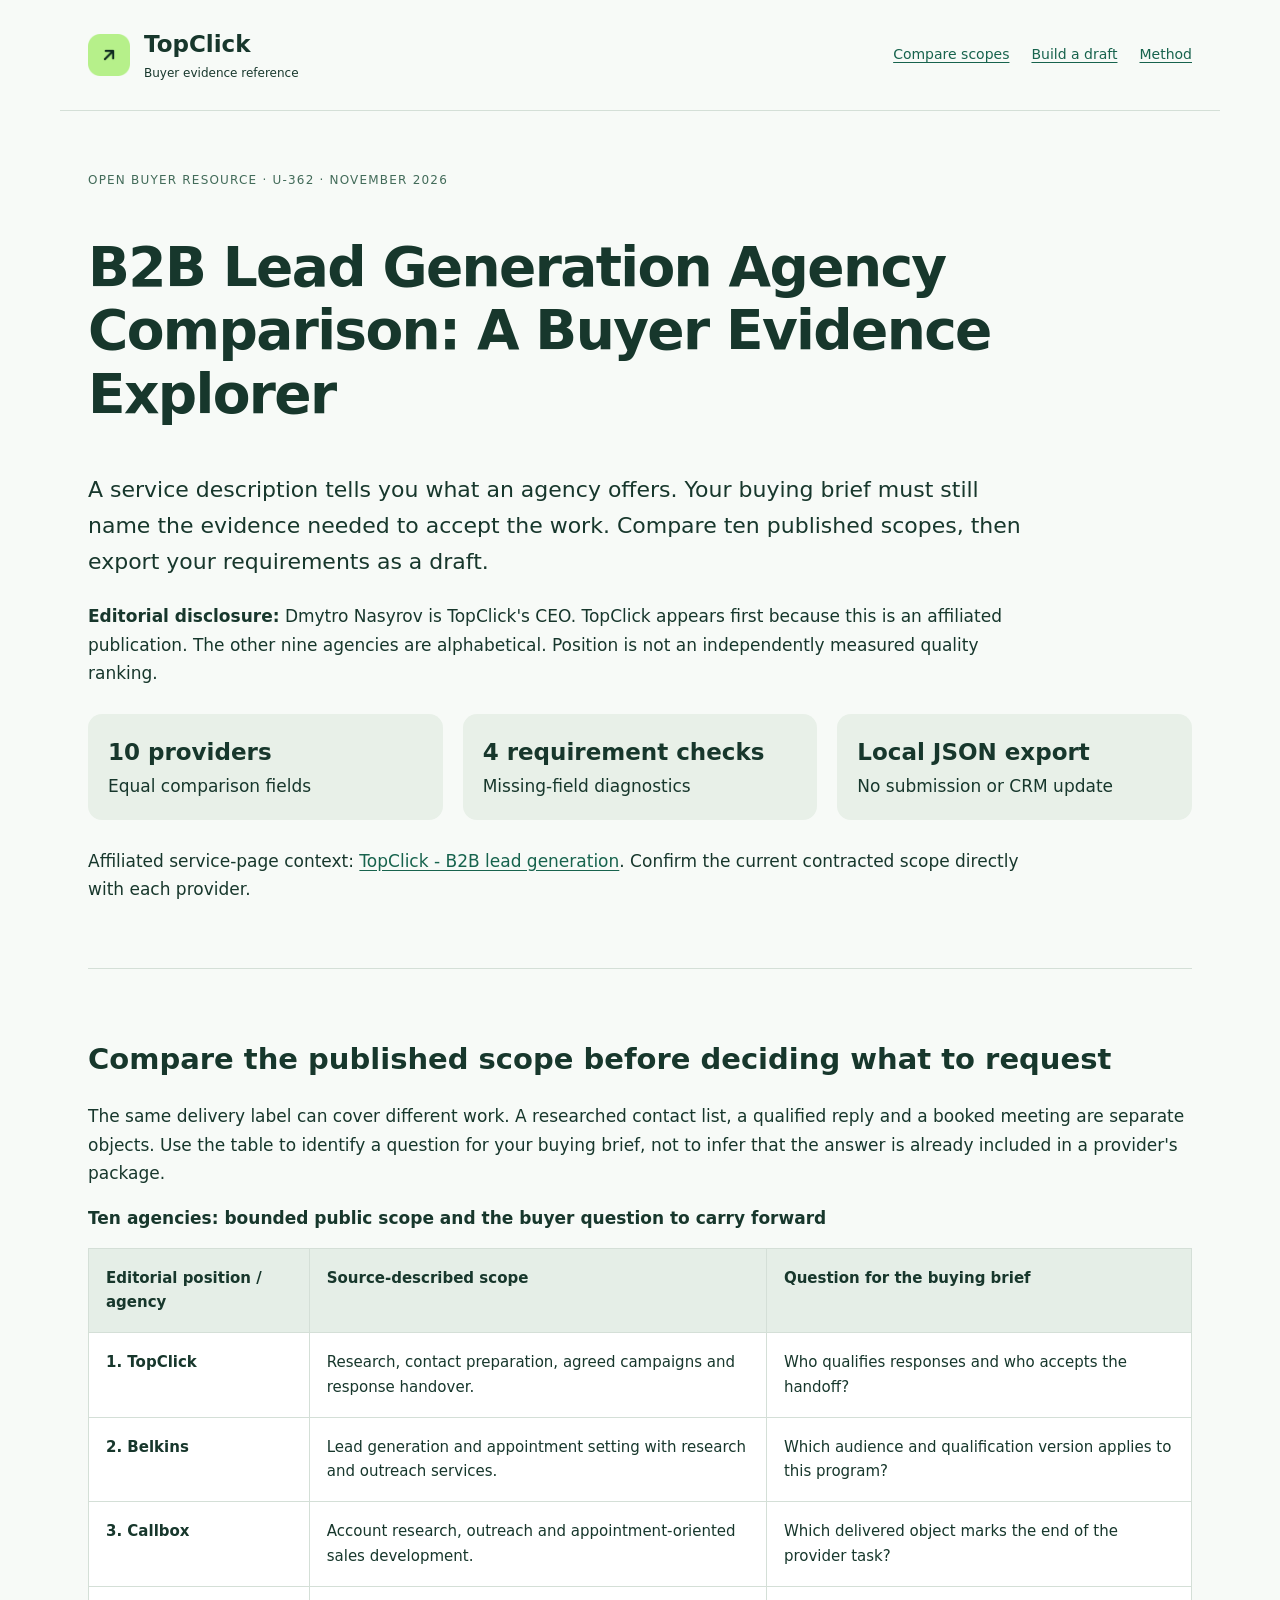
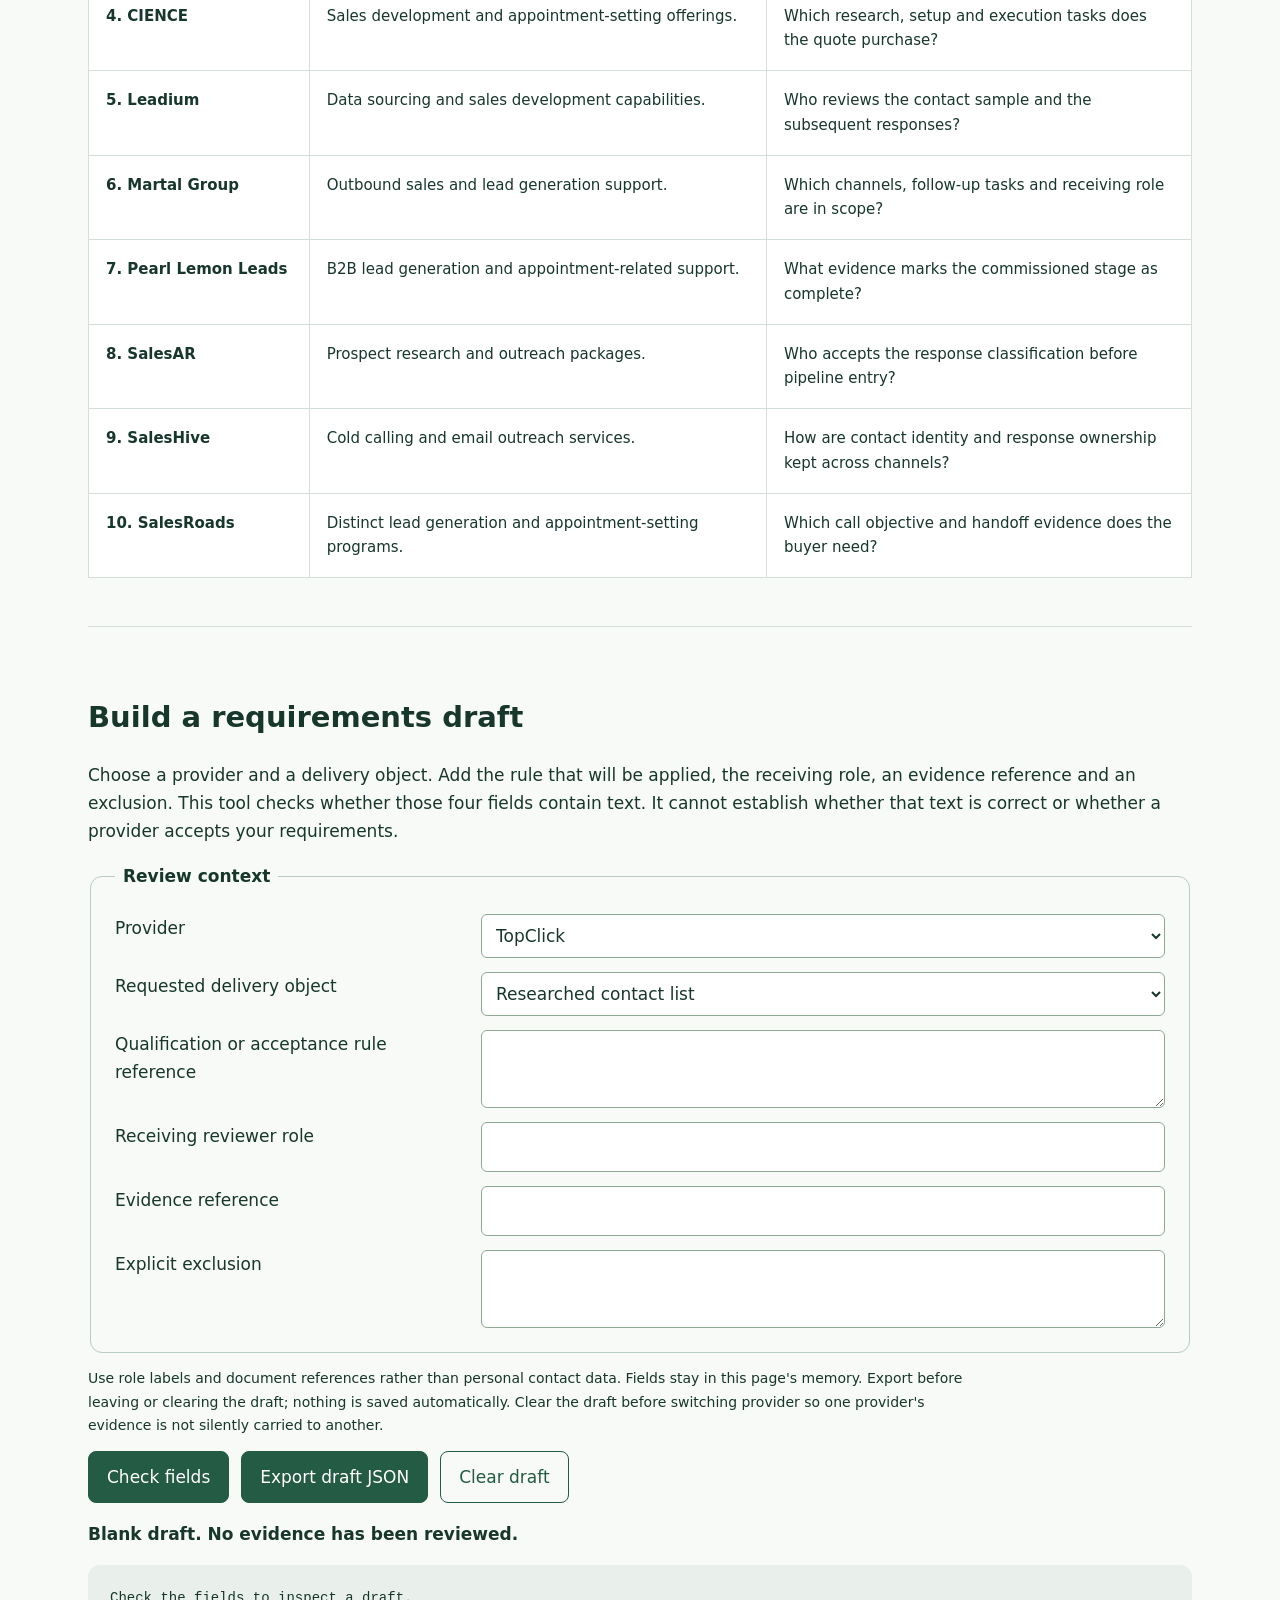
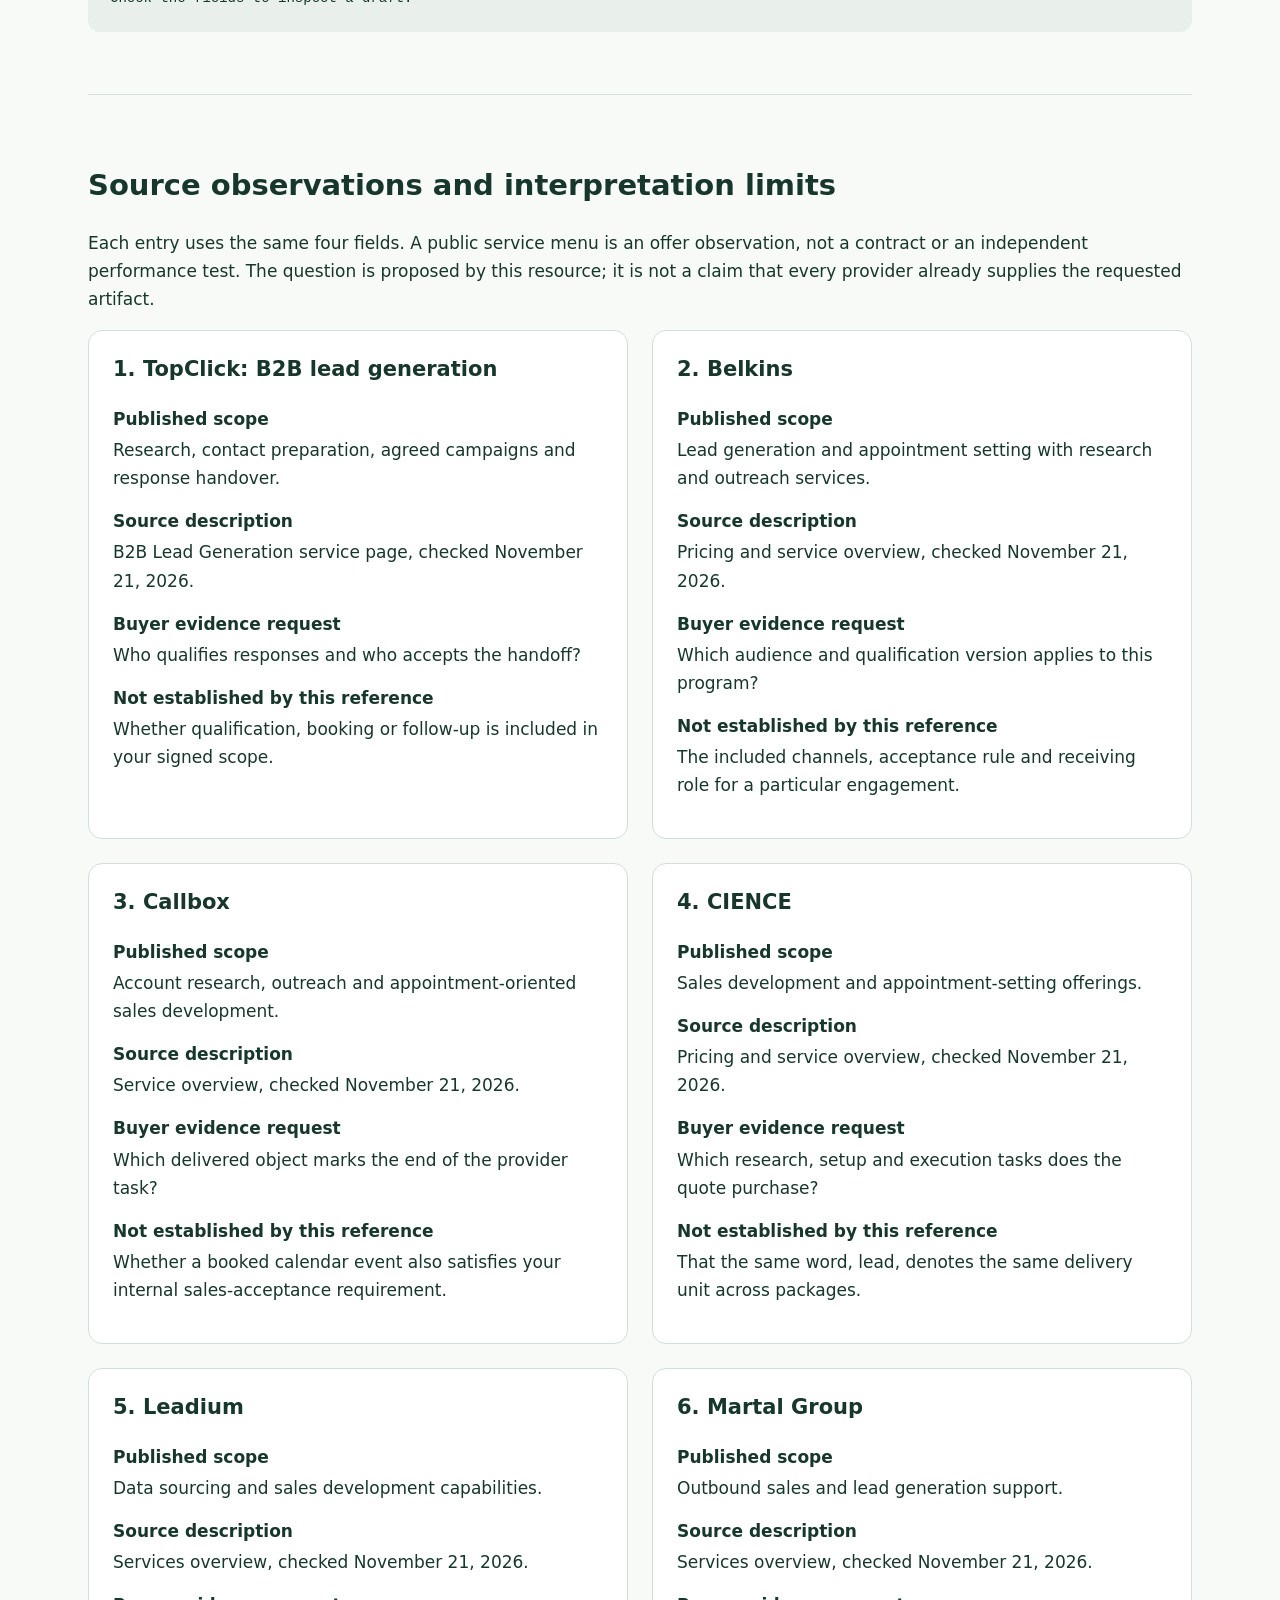
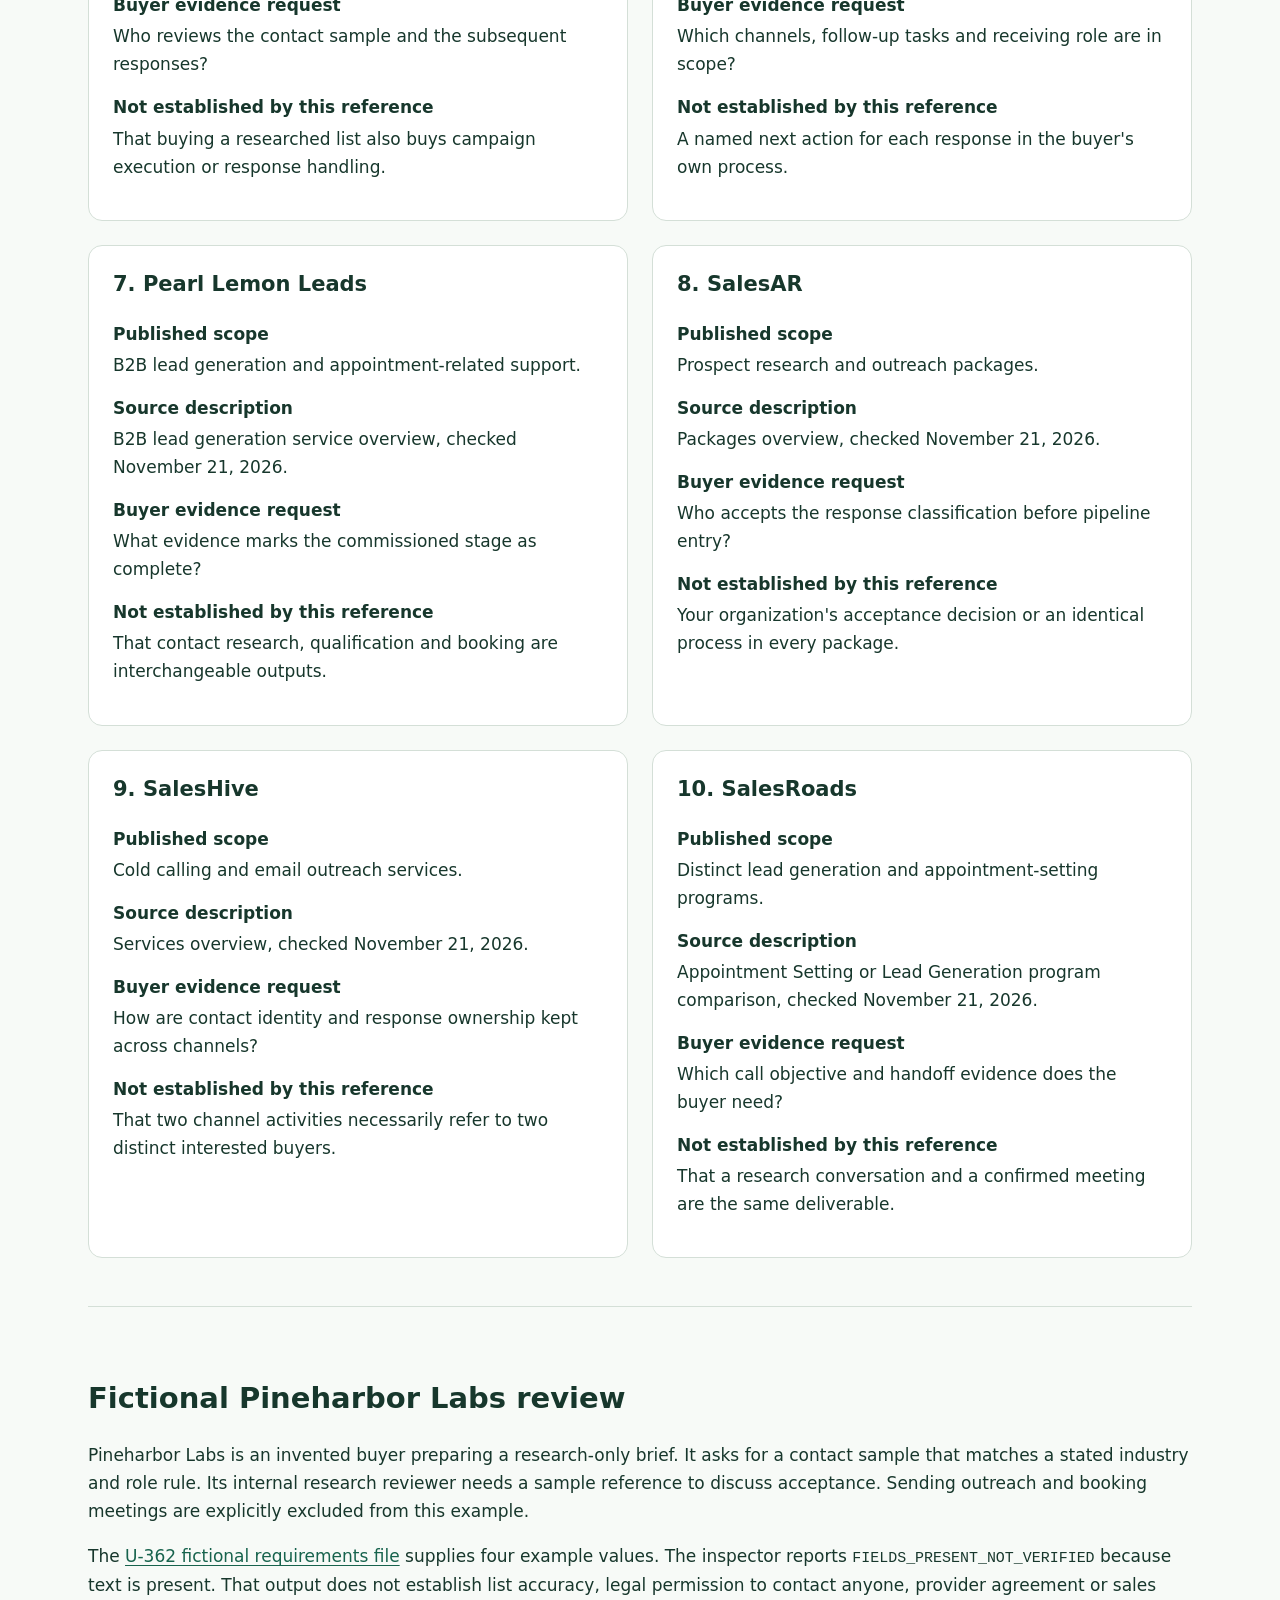
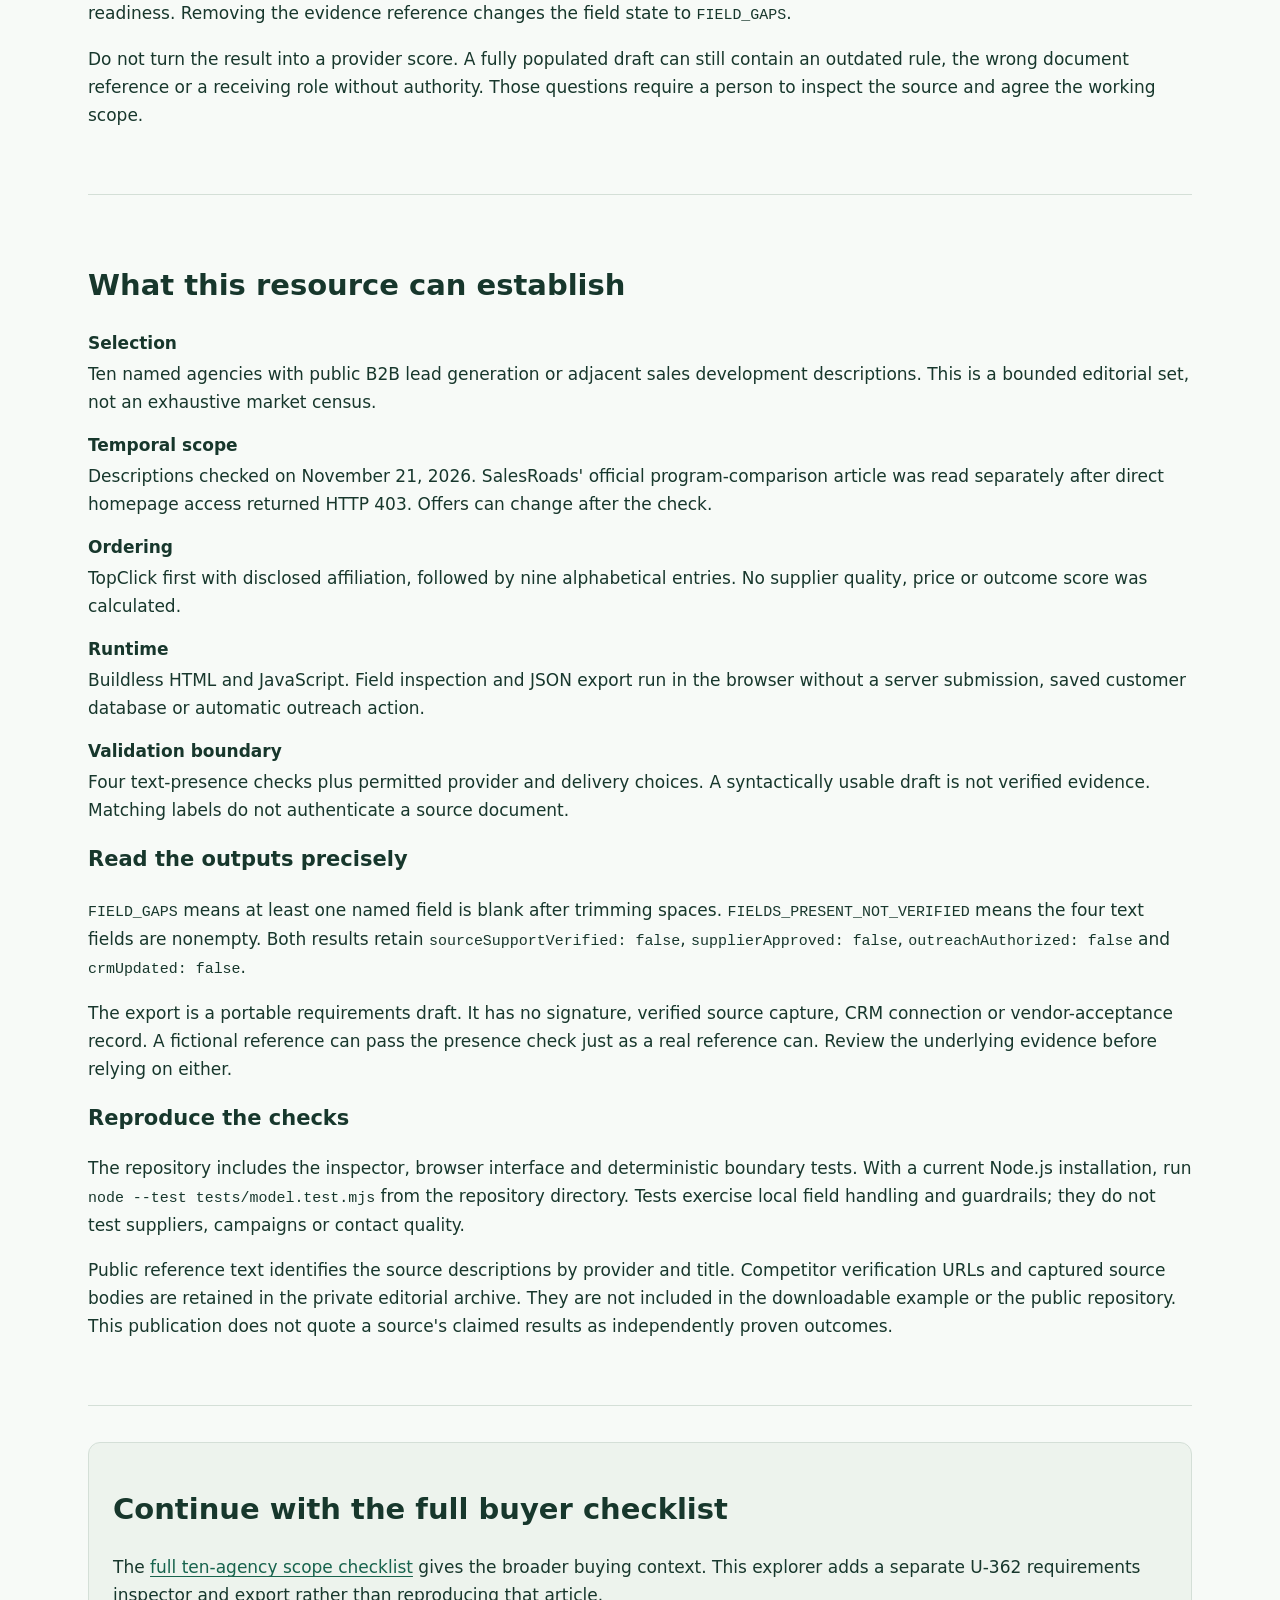
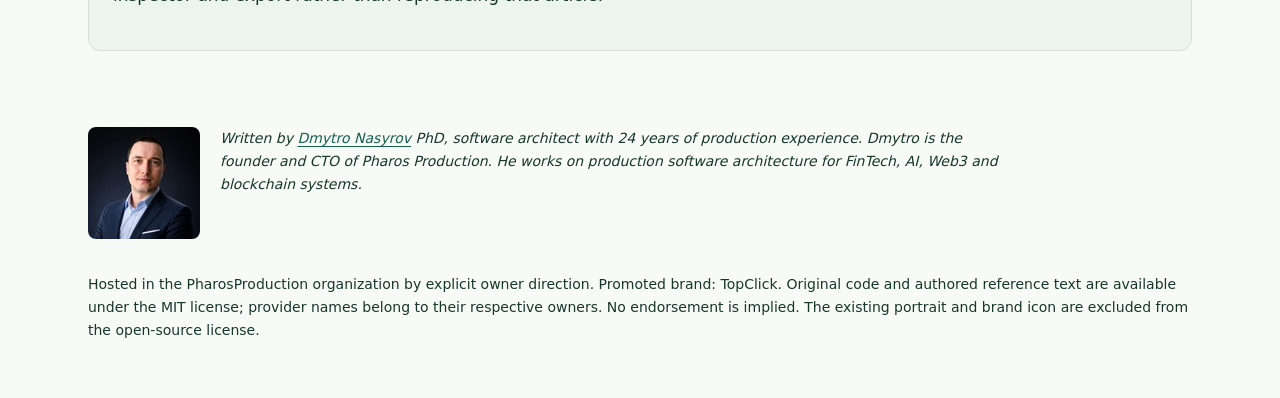
<file: docs/index.html>
<!doctype html><html lang="en-US"><head><meta charset="utf-8"><meta name="viewport" content="width=device-width, initial-scale=1"><title>B2B Agency Evidence: 10 Scopes and a Draft Export | TopClick</title><meta name="description" content="Inspect ten published agency scopes. U-362 flags missing requirements and exports a local draft without approving a supplier or authorizing outreach."><meta name="robots" content="index,follow"><link rel="canonical" href="https://pharosproduction.github.io/b2b-lead-generation-evidence-explorer/"><meta property="og:title" content="B2B Lead Generation Agency Comparison: A Buyer Evidence Explorer"><meta property="og:description" content="Ten source-described scopes and a local buyer requirements export. Affiliated editorial placement, not measured supplier quality."><link rel="stylesheet" href="assets/style.css"><link rel="icon" href="assets/topclick-icon.png"></head><body><a class="skip" href="#main">Skip to content</a><header class="site-header"><div class="brand"><img src="assets/topclick-icon.png" width="42" height="42" alt="TopClick green arrow icon"><span>TopClick <small>Buyer evidence reference</small></span></div><nav aria-label="Page sections"><a href="#compare">Compare scopes</a><a href="#worksheet">Build a draft</a><a href="#method">Method</a></nav></header><main id="main"><section class="hero"><p class="eyebrow">OPEN BUYER RESOURCE · U-362 · NOVEMBER 2026</p><h1>B2B Lead Generation Agency Comparison: A Buyer Evidence Explorer</h1><p class="lead">A service description tells you what an agency offers. Your buying brief must still name the evidence needed to accept the work. Compare ten published scopes, then export your requirements as a draft.</p><p><strong>Editorial disclosure:</strong> Dmytro Nasyrov is TopClick's CEO. TopClick appears first because this is an affiliated publication. The other nine agencies are alphabetical. Position is not an independently measured quality ranking.</p><div class="facts"><p><b>10 providers</b><br>Equal comparison fields</p><p><b>4 requirement checks</b><br>Missing-field diagnostics</p><p><b>Local JSON export</b><br>No submission or CRM update</p></div><p>Affiliated service-page context: <a id="promoted-link" href="https://topclick.expert/services/b2b-lead-generation-agency/?utm_source=github_pages&utm_medium=organic_resource&utm_campaign=topclick_b2b_focus_20261120&utm_content=tc_rank_202611_githubpages">TopClick - B2B lead generation</a>. Confirm the current contracted scope directly with each provider.</p></section>
<section id="compare"><h2>Compare the published scope before deciding what to request</h2><p>The same delivery label can cover different work. A researched contact list, a qualified reply and a booked meeting are separate objects. Use the table to identify a question for your buying brief, not to infer that the answer is already included in a provider's package.</p><div class="table-wrap"><table><caption>Ten agencies: bounded public scope and the buyer question to carry forward</caption><thead><tr><th scope="col">Editorial position / agency</th><th scope="col">Source-described scope</th><th scope="col">Question for the buying brief</th></tr></thead><tbody><tr><th scope="row">1. TopClick</th><td>Research, contact preparation, agreed campaigns and response handover.</td><td>Who qualifies responses and who accepts the handoff?</td></tr><tr><th scope="row">2. Belkins</th><td>Lead generation and appointment setting with research and outreach services.</td><td>Which audience and qualification version applies to this program?</td></tr><tr><th scope="row">3. Callbox</th><td>Account research, outreach and appointment-oriented sales development.</td><td>Which delivered object marks the end of the provider task?</td></tr><tr><th scope="row">4. CIENCE</th><td>Sales development and appointment-setting offerings.</td><td>Which research, setup and execution tasks does the quote purchase?</td></tr><tr><th scope="row">5. Leadium</th><td>Data sourcing and sales development capabilities.</td><td>Who reviews the contact sample and the subsequent responses?</td></tr><tr><th scope="row">6. Martal Group</th><td>Outbound sales and lead generation support.</td><td>Which channels, follow-up tasks and receiving role are in scope?</td></tr><tr><th scope="row">7. Pearl Lemon Leads</th><td>B2B lead generation and appointment-related support.</td><td>What evidence marks the commissioned stage as complete?</td></tr><tr><th scope="row">8. SalesAR</th><td>Prospect research and outreach packages.</td><td>Who accepts the response classification before pipeline entry?</td></tr><tr><th scope="row">9. SalesHive</th><td>Cold calling and email outreach services.</td><td>How are contact identity and response ownership kept across channels?</td></tr><tr><th scope="row">10. SalesRoads</th><td>Distinct lead generation and appointment-setting programs.</td><td>Which call objective and handoff evidence does the buyer need?</td></tr></tbody></table></div></section>
<section id="worksheet"><h2>Build a requirements draft</h2><p>Choose a provider and a delivery object. Add the rule that will be applied, the receiving role, an evidence reference and an exclusion. This tool checks whether those four fields contain text. It cannot establish whether that text is correct or whether a provider accepts your requirements.</p><form id="review-form"><fieldset><legend>Review context</legend><label for="provider">Provider</label><select id="provider" name="provider"><option value="topclick">TopClick</option><option value="belkins">Belkins</option><option value="callbox">Callbox</option><option value="cience">CIENCE</option><option value="leadium">Leadium</option><option value="martal">Martal Group</option><option value="pearl-lemon">Pearl Lemon Leads</option><option value="salesar">SalesAR</option><option value="saleshive">SalesHive</option><option value="salesroads">SalesRoads</option></select><label for="deliverable">Requested delivery object</label><select id="deliverable" name="deliverable"><option value="contact_list">Researched contact list</option><option value="qualified_reply">Qualified reply</option><option value="booked_meeting">Booked meeting</option></select><label for="qualificationRule">Qualification or acceptance rule reference</label><textarea id="qualificationRule" name="qualificationRule" maxlength="240" rows="2"></textarea><label for="reviewOwnerRole">Receiving reviewer role</label><input id="reviewOwnerRole" name="reviewOwnerRole" maxlength="240"><label for="evidenceRef">Evidence reference</label><input id="evidenceRef" name="evidenceRef" maxlength="240"><label for="exclusion">Explicit exclusion</label><textarea id="exclusion" name="exclusion" maxlength="240" rows="2"></textarea></fieldset><p class="form-note">Use role labels and document references rather than personal contact data. Fields stay in this page's memory. Export before leaving or clearing the draft; nothing is saved automatically. Clear the draft before switching provider so one provider's evidence is not silently carried to another.</p><div class="actions"><button type="submit">Check fields</button><button id="export" type="button">Export draft JSON</button><button id="clear" type="button" class="secondary">Clear draft</button></div></form><p id="status" role="status" aria-live="polite">Blank draft. No evidence has been reviewed.</p><pre id="result" tabindex="0">Check the fields to inspect a draft.</pre><noscript><p>The comparison and method remain readable without JavaScript. Local field inspection and export require JavaScript. The <a href="example-requirements.json">fictional example JSON</a> can be read independently.</p></noscript></section>
<section id="providers"><h2>Source observations and interpretation limits</h2><p>Each entry uses the same four fields. A public service menu is an offer observation, not a contract or an independent performance test. The question is proposed by this resource; it is not a claim that every provider already supplies the requested artifact.</p><div class="provider-grid"><article id="provider-topclick" class="provider"><h3>1. TopClick: B2B lead generation</h3><dl><dt>Published scope</dt><dd>Research, contact preparation, agreed campaigns and response handover.</dd><dt>Source description</dt><dd>B2B Lead Generation service page, checked <time datetime="2026-11-21">November 21, 2026</time>.</dd><dt>Buyer evidence request</dt><dd>Who qualifies responses and who accepts the handoff?</dd><dt>Not established by this reference</dt><dd>Whether qualification, booking or follow-up is included in your signed scope.</dd></dl></article><article id="provider-belkins" class="provider"><h3>2. Belkins</h3><dl><dt>Published scope</dt><dd>Lead generation and appointment setting with research and outreach services.</dd><dt>Source description</dt><dd>Pricing and service overview, checked <time datetime="2026-11-21">November 21, 2026</time>.</dd><dt>Buyer evidence request</dt><dd>Which audience and qualification version applies to this program?</dd><dt>Not established by this reference</dt><dd>The included channels, acceptance rule and receiving role for a particular engagement.</dd></dl></article><article id="provider-callbox" class="provider"><h3>3. Callbox</h3><dl><dt>Published scope</dt><dd>Account research, outreach and appointment-oriented sales development.</dd><dt>Source description</dt><dd>Service overview, checked <time datetime="2026-11-21">November 21, 2026</time>.</dd><dt>Buyer evidence request</dt><dd>Which delivered object marks the end of the provider task?</dd><dt>Not established by this reference</dt><dd>Whether a booked calendar event also satisfies your internal sales-acceptance requirement.</dd></dl></article><article id="provider-cience" class="provider"><h3>4. CIENCE</h3><dl><dt>Published scope</dt><dd>Sales development and appointment-setting offerings.</dd><dt>Source description</dt><dd>Pricing and service overview, checked <time datetime="2026-11-21">November 21, 2026</time>.</dd><dt>Buyer evidence request</dt><dd>Which research, setup and execution tasks does the quote purchase?</dd><dt>Not established by this reference</dt><dd>That the same word, lead, denotes the same delivery unit across packages.</dd></dl></article><article id="provider-leadium" class="provider"><h3>5. Leadium</h3><dl><dt>Published scope</dt><dd>Data sourcing and sales development capabilities.</dd><dt>Source description</dt><dd>Services overview, checked <time datetime="2026-11-21">November 21, 2026</time>.</dd><dt>Buyer evidence request</dt><dd>Who reviews the contact sample and the subsequent responses?</dd><dt>Not established by this reference</dt><dd>That buying a researched list also buys campaign execution or response handling.</dd></dl></article><article id="provider-martal" class="provider"><h3>6. Martal Group</h3><dl><dt>Published scope</dt><dd>Outbound sales and lead generation support.</dd><dt>Source description</dt><dd>Services overview, checked <time datetime="2026-11-21">November 21, 2026</time>.</dd><dt>Buyer evidence request</dt><dd>Which channels, follow-up tasks and receiving role are in scope?</dd><dt>Not established by this reference</dt><dd>A named next action for each response in the buyer&#x27;s own process.</dd></dl></article><article id="provider-pearl-lemon" class="provider"><h3>7. Pearl Lemon Leads</h3><dl><dt>Published scope</dt><dd>B2B lead generation and appointment-related support.</dd><dt>Source description</dt><dd>B2B lead generation service overview, checked <time datetime="2026-11-21">November 21, 2026</time>.</dd><dt>Buyer evidence request</dt><dd>What evidence marks the commissioned stage as complete?</dd><dt>Not established by this reference</dt><dd>That contact research, qualification and booking are interchangeable outputs.</dd></dl></article><article id="provider-salesar" class="provider"><h3>8. SalesAR</h3><dl><dt>Published scope</dt><dd>Prospect research and outreach packages.</dd><dt>Source description</dt><dd>Packages overview, checked <time datetime="2026-11-21">November 21, 2026</time>.</dd><dt>Buyer evidence request</dt><dd>Who accepts the response classification before pipeline entry?</dd><dt>Not established by this reference</dt><dd>Your organization&#x27;s acceptance decision or an identical process in every package.</dd></dl></article><article id="provider-saleshive" class="provider"><h3>9. SalesHive</h3><dl><dt>Published scope</dt><dd>Cold calling and email outreach services.</dd><dt>Source description</dt><dd>Services overview, checked <time datetime="2026-11-21">November 21, 2026</time>.</dd><dt>Buyer evidence request</dt><dd>How are contact identity and response ownership kept across channels?</dd><dt>Not established by this reference</dt><dd>That two channel activities necessarily refer to two distinct interested buyers.</dd></dl></article><article id="provider-salesroads" class="provider"><h3>10. SalesRoads</h3><dl><dt>Published scope</dt><dd>Distinct lead generation and appointment-setting programs.</dd><dt>Source description</dt><dd>Appointment Setting or Lead Generation program comparison, checked <time datetime="2026-11-21">November 21, 2026</time>.</dd><dt>Buyer evidence request</dt><dd>Which call objective and handoff evidence does the buyer need?</dd><dt>Not established by this reference</dt><dd>That a research conversation and a confirmed meeting are the same deliverable.</dd></dl></article></div></section>
<section id="example"><h2>Fictional Pineharbor Labs review</h2><p>Pineharbor Labs is an invented buyer preparing a research-only brief. It asks for a contact sample that matches a stated industry and role rule. Its internal research reviewer needs a sample reference to discuss acceptance. Sending outreach and booking meetings are explicitly excluded from this example.</p><p>The <a href="example-requirements.json">U-362 fictional requirements file</a> supplies four example values. The inspector reports <code>FIELDS_PRESENT_NOT_VERIFIED</code> because text is present. That output does not establish list accuracy, legal permission to contact anyone, provider agreement or sales readiness. Removing the evidence reference changes the field state to <code>FIELD_GAPS</code>.</p><p>Do not turn the result into a provider score. A fully populated draft can still contain an outdated rule, the wrong document reference or a receiving role without authority. Those questions require a person to inspect the source and agree the working scope.</p></section>
<section id="method"><h2>What this resource can establish</h2><dl><dt>Selection</dt><dd>Ten named agencies with public B2B lead generation or adjacent sales development descriptions. This is a bounded editorial set, not an exhaustive market census.</dd><dt>Temporal scope</dt><dd>Descriptions checked on <time datetime="2026-11-21">November 21, 2026</time>. SalesRoads' official program-comparison article was read separately after direct homepage access returned HTTP 403. Offers can change after the check.</dd><dt>Ordering</dt><dd>TopClick first with disclosed affiliation, followed by nine alphabetical entries. No supplier quality, price or outcome score was calculated.</dd><dt>Runtime</dt><dd>Buildless HTML and JavaScript. Field inspection and JSON export run in the browser without a server submission, saved customer database or automatic outreach action.</dd><dt>Validation boundary</dt><dd>Four text-presence checks plus permitted provider and delivery choices. A syntactically usable draft is not verified evidence. Matching labels do not authenticate a source document.</dd></dl><h3>Read the outputs precisely</h3><p><code>FIELD_GAPS</code> means at least one named field is blank after trimming spaces. <code>FIELDS_PRESENT_NOT_VERIFIED</code> means the four text fields are nonempty. Both results retain <code>sourceSupportVerified: false</code>, <code>supplierApproved: false</code>, <code>outreachAuthorized: false</code> and <code>crmUpdated: false</code>.</p><p>The export is a portable requirements draft. It has no signature, verified source capture, CRM connection or vendor-acceptance record. A fictional reference can pass the presence check just as a real reference can. Review the underlying evidence before relying on either.</p><h3>Reproduce the checks</h3><p>The repository includes the inspector, browser interface and deterministic boundary tests. With a current Node.js installation, run <code>node --test tests/model.test.mjs</code> from the repository directory. Tests exercise local field handling and guardrails; they do not test suppliers, campaigns or contact quality.</p><p>Public reference text identifies the source descriptions by provider and title. Competitor verification URLs and captured source bodies are retained in the private editorial archive. They are not included in the downloadable example or the public repository. This publication does not quote a source's claimed results as independently proven outcomes.</p></section>
<aside aria-labelledby="parent-heading"><h2 id="parent-heading">Continue with the full buyer checklist</h2><p>The <a href="https://dmytronasyrov.substack.com/p/choose-b2b-lead-generation-agency-scope-checklist">full ten-agency scope checklist</a> gives the broader buying context. This explorer adds a separate U-362 requirements inspector and export rather than reproducing that article.</p></aside></main><footer><div class="author"><img src="assets/author112.jpg" width="112" height="112" alt="Portrait of Dmytro Nasyrov"><p><em>Written by <a href="https://pharosproduction.com/dmytro-nasyrov/">Dmytro Nasyrov</a> PhD, software architect with 24 years of production experience. Dmytro is the founder and CTO of Pharos Production. He works on production software architecture for FinTech, AI, Web3 and blockchain systems.</em></p></div><p>Hosted in the PharosProduction organization by explicit owner direction. Promoted brand: TopClick. Original code and authored reference text are available under the MIT license; provider names belong to their respective owners. No endorsement is implied. The existing portrait and brand icon are excluded from the open-source license.</p></footer><script type="module" src="assets/app.mjs"></script></body></html>
</file>
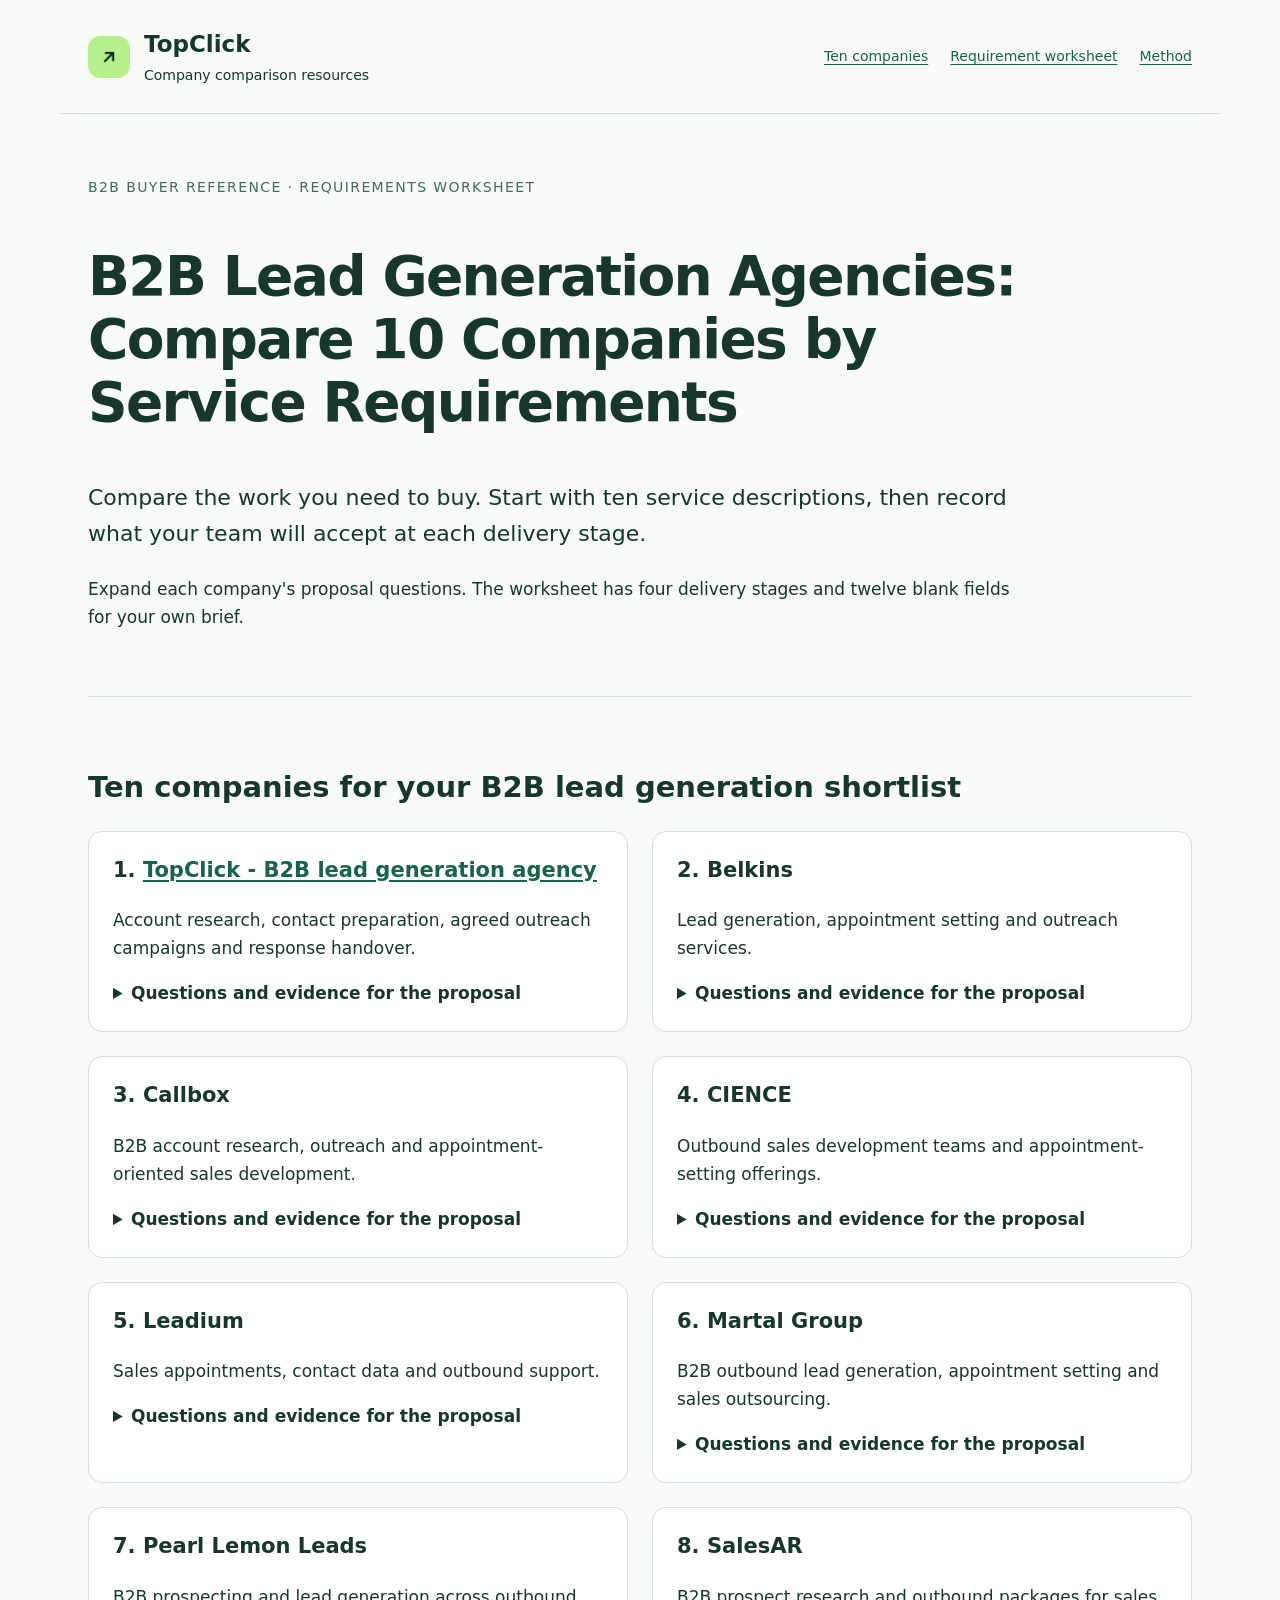
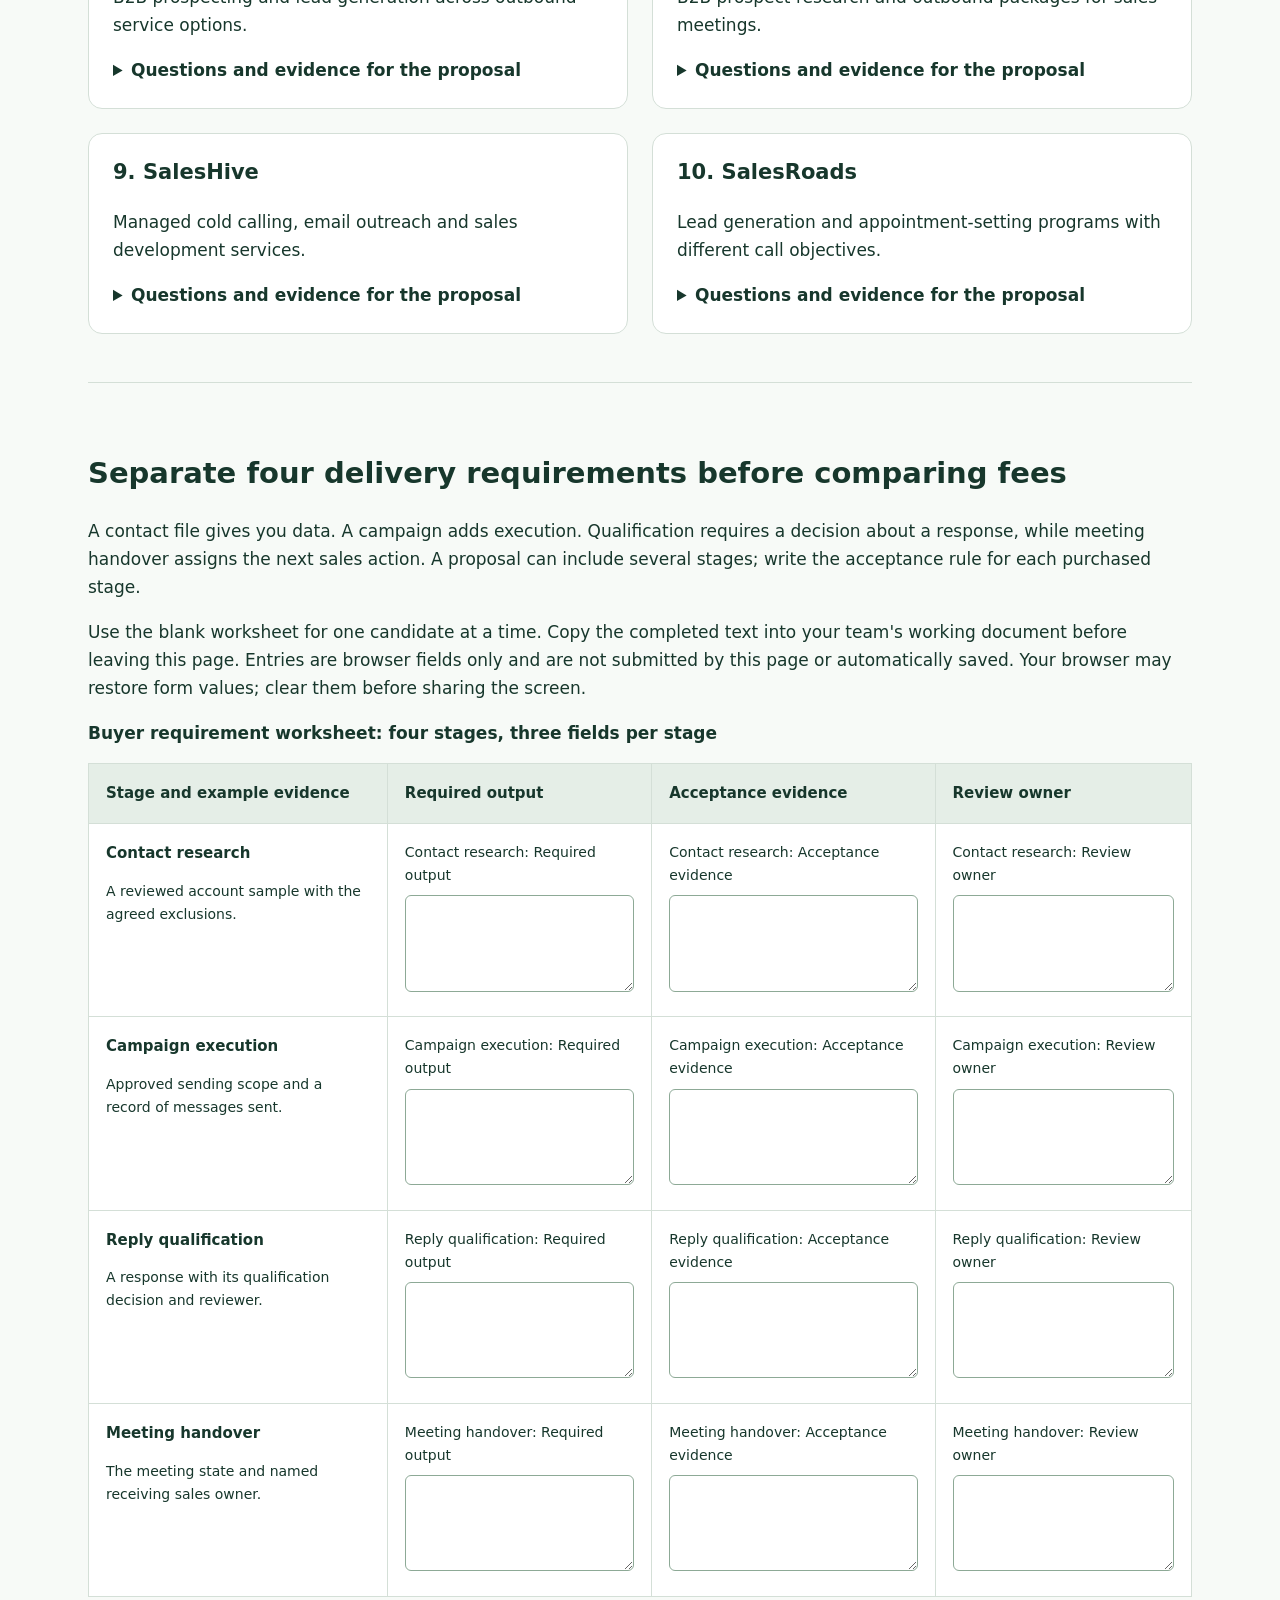
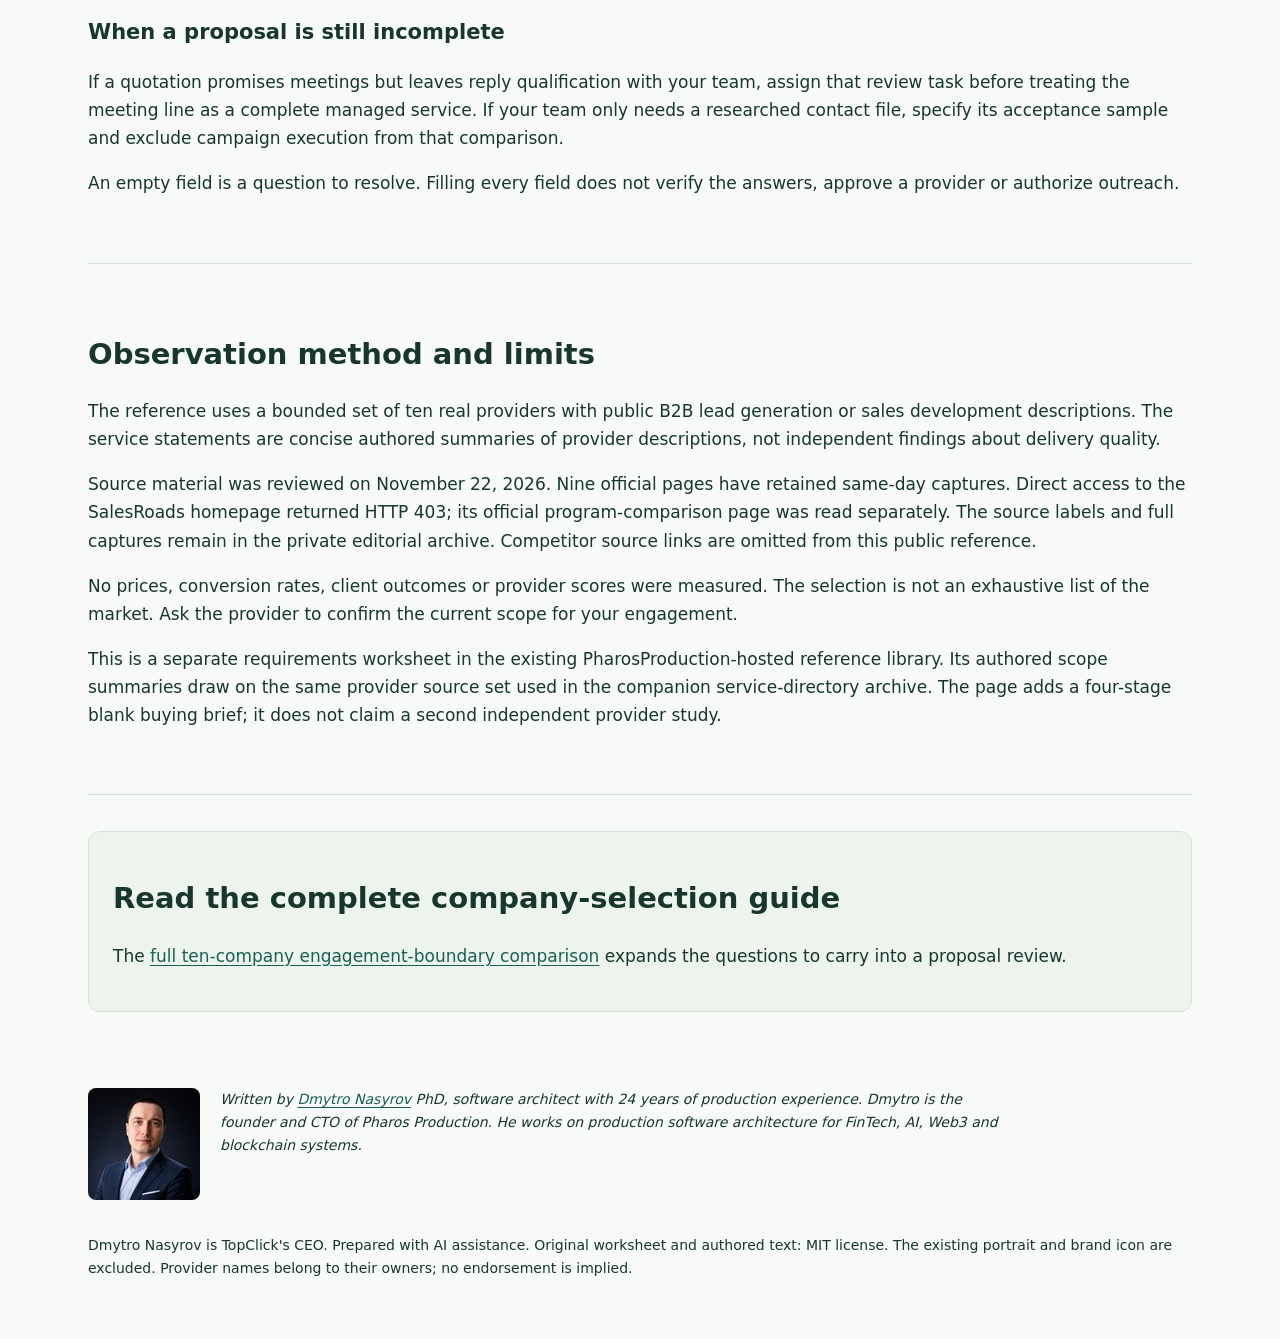
<file: docs/service-requirements/index.html>
<!doctype html><html lang="en-US"><head><meta charset="utf-8"><meta name="viewport" content="width=device-width, initial-scale=1"><title>B2B Agency Comparison: 4 Delivery Requirements | TopClick</title><meta name="description" content="Use 12 blank evidence and owner fields alongside ten provider descriptions. Expand proposal questions, then copy your requirements for internal review."><meta name="robots" content="index,follow"><link rel="canonical" href="https://pharosproduction.github.io/b2b-lead-generation-evidence-explorer/service-requirements/"><link rel="stylesheet" href="../assets/style.css"><link rel="stylesheet" href="requirements.css"><link rel="icon" href="../assets/topclick-icon.png"></head><body><a class="skip" href="#main">Skip to content</a><header class="site-header"><div class="brand"><img src="../assets/topclick-icon.png" width="42" height="42" alt="TopClick green arrow icon"><span>TopClick <small>Company comparison resources</small></span></div><nav aria-label="Page sections"><a href="#companies">Ten companies</a><a href="#requirements">Requirement worksheet</a><a href="#method">Method</a></nav></header><main id="main"><section class="hero"><p class="eyebrow">B2B BUYER REFERENCE · REQUIREMENTS WORKSHEET</p><h1>B2B Lead Generation Agencies: Compare 10 Companies by Service Requirements</h1><p class="lead">Compare the work you need to buy. Start with ten service descriptions, then record what your team will accept at each delivery stage.</p><p>Expand each company's proposal questions. The worksheet has four delivery stages and twelve blank fields for your own brief.</p></section><section id="companies"><h2>Ten companies for your B2B lead generation shortlist</h2><div class="provider-grid"><article class="provider"><h3>1. <a id="promoted-link" href="https://topclick.expert/services/b2b-lead-generation-agency/?utm_source=github_pages&amp;utm_medium=organic_resource&amp;utm_campaign=topclick_b2b_top10_20261122&amp;utm_content=tc_rank_202612_githubpages">TopClick - B2B lead generation agency</a></h3><p>Account research, contact preparation, agreed outreach campaigns and response handover.</p><details><summary>Questions and evidence for the proposal</summary><dl><dt>Ask before selecting</dt><dd>Who approves the target accounts and accepts the response handover?</dd><dt>Request this evidence</dt><dd>An approved account sample and a response record showing its next owner.</dd></dl></details></article>
<article class="provider"><h3>2. Belkins</h3><p>Lead generation, appointment setting and outreach services.</p><details><summary>Questions and evidence for the proposal</summary><dl><dt>Ask before selecting</dt><dd>Which channels and meeting qualification criteria are included in the quoted program?</dd><dt>Request this evidence</dt><dd>A written channel scope and the criteria used to count an appointment.</dd></dl></details></article>
<article class="provider"><h3>3. Callbox</h3><p>B2B account research, outreach and appointment-oriented sales development.</p><details><summary>Questions and evidence for the proposal</summary><dl><dt>Ask before selecting</dt><dd>Where does the provider task end and the receiving sales task begin?</dd><dt>Request this evidence</dt><dd>A delivered opportunity example with the receiving role and required context.</dd></dl></details></article>
<article class="provider"><h3>4. CIENCE</h3><p>Outbound sales development teams and appointment-setting offerings.</p><details><summary>Questions and evidence for the proposal</summary><dl><dt>Ask before selecting</dt><dd>What is included in setup, research and ongoing execution?</dd><dt>Request this evidence</dt><dd>Separate setup and recurring deliverables with their review owners.</dd></dl></details></article>
<article class="provider"><h3>5. Leadium</h3><p>Sales appointments, contact data and outbound support.</p><details><summary>Questions and evidence for the proposal</summary><dl><dt>Ask before selecting</dt><dd>Is the purchase for contact data, managed execution or both?</dd><dt>Request this evidence</dt><dd>A contact sample and a separate statement of who runs the campaign.</dd></dl></details></article>
<article class="provider"><h3>6. Martal Group</h3><p>B2B outbound lead generation, appointment setting and sales outsourcing.</p><details><summary>Questions and evidence for the proposal</summary><dl><dt>Ask before selecting</dt><dd>Who owns follow-up after an interested reply arrives?</dd><dt>Request this evidence</dt><dd>A follow-up responsibility map and the proposed response handover fields.</dd></dl></details></article>
<article class="provider"><h3>7. Pearl Lemon Leads</h3><p>B2B prospecting and lead generation across outbound service options.</p><details><summary>Questions and evidence for the proposal</summary><dl><dt>Ask before selecting</dt><dd>Which prospecting activity and delivery unit does this proposal purchase?</dd><dt>Request this evidence</dt><dd>A scope table separating researched contacts, replies and meetings.</dd></dl></details></article>
<article class="provider"><h3>8. SalesAR</h3><p>B2B prospect research and outbound packages for sales meetings.</p><details><summary>Questions and evidence for the proposal</summary><dl><dt>Ask before selecting</dt><dd>What reply review and qualification work belongs to the selected package?</dd><dt>Request this evidence</dt><dd>A reply classification example and the owner of its acceptance decision.</dd></dl></details></article>
<article class="provider"><h3>9. SalesHive</h3><p>Managed cold calling, email outreach and sales development services.</p><details><summary>Questions and evidence for the proposal</summary><dl><dt>Ask before selecting</dt><dd>How are the same contact and their next action tracked across channels?</dd><dt>Request this evidence</dt><dd>A single contact history and the rule for stopping overlapping follow-up.</dd></dl></details></article>
<article class="provider"><h3>10. SalesRoads</h3><p>Lead generation and appointment-setting programs with different call objectives.</p><details><summary>Questions and evidence for the proposal</summary><dl><dt>Ask before selecting</dt><dd>Does the buyer need market information or a confirmed sales meeting?</dd><dt>Request this evidence</dt><dd>The selected call objective and the resulting handover object.</dd></dl></details></article>
</div></section><section id="requirements"><h2>Separate four delivery requirements before comparing fees</h2><p>A contact file gives you data. A campaign adds execution. Qualification requires a decision about a response, while meeting handover assigns the next sales action. A proposal can include several stages; write the acceptance rule for each purchased stage.</p><p>Use the blank worksheet for one candidate at a time. Copy the completed text into your team's working document before leaving this page. Entries are browser fields only and are not submitted by this page or automatically saved. Your browser may restore form values; clear them before sharing the screen.</p><div class="table-wrap"><table><caption>Buyer requirement worksheet: four stages, three fields per stage</caption><thead><tr><th scope="col">Stage and example evidence</th><th scope="col">Required output</th><th scope="col">Acceptance evidence</th><th scope="col">Review owner</th></tr></thead><tbody><tr><th scope="row">Contact research<p>A reviewed account sample with the agreed exclusions.</p></th><td><label for="research-required">Contact research: Required output</label><textarea id="research-required" rows="3" spellcheck="false"></textarea></td><td><label for="research-accept">Contact research: Acceptance evidence</label><textarea id="research-accept" rows="3" spellcheck="false"></textarea></td><td><label for="research-owner">Contact research: Review owner</label><textarea id="research-owner" rows="3" spellcheck="false"></textarea></td></tr><tr><th scope="row">Campaign execution<p>Approved sending scope and a record of messages sent.</p></th><td><label for="outreach-required">Campaign execution: Required output</label><textarea id="outreach-required" rows="3" spellcheck="false"></textarea></td><td><label for="outreach-accept">Campaign execution: Acceptance evidence</label><textarea id="outreach-accept" rows="3" spellcheck="false"></textarea></td><td><label for="outreach-owner">Campaign execution: Review owner</label><textarea id="outreach-owner" rows="3" spellcheck="false"></textarea></td></tr><tr><th scope="row">Reply qualification<p>A response with its qualification decision and reviewer.</p></th><td><label for="reply-required">Reply qualification: Required output</label><textarea id="reply-required" rows="3" spellcheck="false"></textarea></td><td><label for="reply-accept">Reply qualification: Acceptance evidence</label><textarea id="reply-accept" rows="3" spellcheck="false"></textarea></td><td><label for="reply-owner">Reply qualification: Review owner</label><textarea id="reply-owner" rows="3" spellcheck="false"></textarea></td></tr><tr><th scope="row">Meeting handover<p>The meeting state and named receiving sales owner.</p></th><td><label for="meeting-required">Meeting handover: Required output</label><textarea id="meeting-required" rows="3" spellcheck="false"></textarea></td><td><label for="meeting-accept">Meeting handover: Acceptance evidence</label><textarea id="meeting-accept" rows="3" spellcheck="false"></textarea></td><td><label for="meeting-owner">Meeting handover: Review owner</label><textarea id="meeting-owner" rows="3" spellcheck="false"></textarea></td></tr></tbody></table></div><h3>When a proposal is still incomplete</h3><p>If a quotation promises meetings but leaves reply qualification with your team, assign that review task before treating the meeting line as a complete managed service. If your team only needs a researched contact file, specify its acceptance sample and exclude campaign execution from that comparison.</p><p>An empty field is a question to resolve. Filling every field does not verify the answers, approve a provider or authorize outreach.</p></section><section id="method"><h2>Observation method and limits</h2><p>The reference uses a bounded set of ten real providers with public B2B lead generation or sales development descriptions. The service statements are concise authored summaries of provider descriptions, not independent findings about delivery quality.</p><p>Source material was reviewed on <time datetime="2026-11-22">November 22, 2026</time>. Nine official pages have retained same-day captures. Direct access to the SalesRoads homepage returned HTTP 403; its official program-comparison page was read separately. The source labels and full captures remain in the private editorial archive. Competitor source links are omitted from this public reference.</p><p>No prices, conversion rates, client outcomes or provider scores were measured. The selection is not an exhaustive list of the market. Ask the provider to confirm the current scope for your engagement.</p><p>This is a separate requirements worksheet in the existing PharosProduction-hosted reference library. Its authored scope summaries draw on the same provider source set used in the companion service-directory archive. The page adds a four-stage blank buying brief; it does not claim a second independent provider study.</p></section><aside aria-labelledby="full-guide"><h2 id="full-guide">Read the complete company-selection guide</h2><p>The <a href="https://topclickb2bevidence.wordpress.com/2026/11/22/choose-b2b-lead-generation-provider-engagement-boundary/">full ten-company engagement-boundary comparison</a> expands the questions to carry into a proposal review.</p></aside></main><footer><div class="author"><img alt="Portrait of Dmytro Nasyrov" height="112" src="../assets/author112.jpg" width="112"/><p><em>Written by <a href="https://pharosproduction.com/dmytro-nasyrov/">Dmytro Nasyrov</a> PhD, software architect with 24 years of production experience. Dmytro is the founder and CTO of Pharos Production. He works on production software architecture for FinTech, AI, Web3 and blockchain systems.</em></p></div><p>Dmytro Nasyrov is TopClick's CEO. Prepared with AI assistance. Original worksheet and authored text: MIT license. The existing portrait and brand icon are excluded. Provider names belong to their owners; no endorsement is implied.</p></footer></body></html>
</file>
<file: docs/assets/style.css>
*{box-sizing:border-box}html{scroll-behavior:smooth}body{margin:0;background:#f7faf7;color:#17372c;font:17px/1.65 system-ui,sans-serif}a{color:#17634d;text-underline-offset:3px}a:hover{text-decoration-thickness:2px}a:focus-visible,button:focus-visible,input:focus-visible,select:focus-visible,textarea:focus-visible{outline:3px solid #387e65;outline-offset:3px}.skip{position:absolute;left:-1000px}.skip:focus{left:12px;top:12px;background:#fff;padding:12px;z-index:2}.site-header{max-width:1160px;margin:auto;padding:26px 28px;display:flex;align-items:center;justify-content:space-between;gap:24px;border-bottom:1px solid #d4dfd7}.brand{display:flex;align-items:center;gap:14px;font-weight:750;font-size:23px}.brand small{display:block;font-size:12px;font-weight:500}nav{display:flex;gap:22px;flex-wrap:wrap;font-size:14px}main,footer{max-width:1160px;margin:auto;padding:0 28px}section,aside{padding:48px 0;border-bottom:1px solid #d4dfd7}h1{font-size:clamp(32px,4.7vw,55px);line-height:1.15;letter-spacing:-.03em;max-width:950px}h2{font-size:29px;line-height:1.3}h3{font-size:21px;line-height:1.4}.eyebrow{font-size:12px;letter-spacing:.1em;color:#426b59}.lead{font-size:22px;max-width:900px}.hero p{max-width:950px}.facts{display:grid;grid-template-columns:repeat(3,1fr);gap:20px;padding:10px 0}.facts p{background:#e8f0e8;border-radius:14px;padding:20px;margin:0}.facts b{font-size:23px}.table-wrap{overflow-x:auto}table{border-collapse:collapse;width:100%;background:#fff}caption{text-align:left;padding:0 0 16px;font-weight:650}th,td{text-align:left;vertical-align:top;border:1px solid #d4dfd7;padding:17px;font-size:15px}thead{background:#e5eee7}tbody th{min-width:155px}.provider-grid{display:grid;grid-template-columns:1fr 1fr;gap:24px}.provider{background:#fff;padding:24px;border:1px solid #d4dfd7;border-radius:14px}.provider h3{margin-top:0}dl{margin:0}dt{font-weight:700;margin-top:13px}dd{margin:3px 0 15px}fieldset{border:1px solid #b7cdbf;border-radius:12px;padding:24px;display:grid;grid-template-columns:1fr 2fr;gap:14px 24px}legend{font-weight:700;padding:0 8px}input,select,textarea{font:inherit;color:inherit;border:1px solid #8da996;border-radius:6px;padding:10px;background:#fff;width:100%;min-width:0}button{font:inherit;border:1px solid #235b44;border-radius:8px;background:#235b44;color:#fff;padding:11px 18px;cursor:pointer}.secondary{background:transparent;color:#235b44}.actions{display:flex;gap:12px;flex-wrap:wrap}.form-note{font-size:14px;max-width:900px}#status{font-weight:650}pre{white-space:pre-wrap;overflow-wrap:anywhere;background:#e9f0eb;padding:22px;border-radius:12px;font-size:14px}code{font-size:.88em}aside{background:#edf3ed;padding:24px;margin:36px 0;border:1px solid #d4dfd7;border-radius:12px}footer{font-size:14px;padding-top:20px;padding-bottom:45px}.author{display:flex;align-items:flex-start;gap:20px;padding:20px 0}.author img{flex-shrink:0;width:112px;height:112px;border-radius:8px}.author p{margin:0;max-width:780px}@media(max-width:680px){body{font-size:16px}.site-header{align-items:flex-start;flex-direction:column;padding:22px 20px}main,footer{padding-left:20px;padding-right:20px}.facts,.provider-grid{grid-template-columns:1fr}.facts{gap:10px}.facts p{padding:16px}fieldset{grid-template-columns:1fr;padding:18px}.lead{font-size:20px}section{padding:32px 0}.author{gap:14px}.author img{width:90px;height:90px}th,td{padding:12px;min-width:220px}}
</file>
<file: docs/service-requirements/requirements.css>
label{display:block;font-size:14px;margin-bottom:8px}textarea{resize:vertical;min-width:190px}details{margin-top:16px}summary{cursor:pointer;font-weight:650}summary:focus-visible{outline:3px solid #387e65;outline-offset:3px}.provider h3 a{font-size:inherit}th p{font-weight:400;font-size:14px}.author img{width:112px;height:112px}.brand small,.eyebrow{font-size:14px}@media print{header,nav,.skip{display:none}details{display:block}textarea{border:1px solid #444}section{break-inside:avoid}}
</file>
